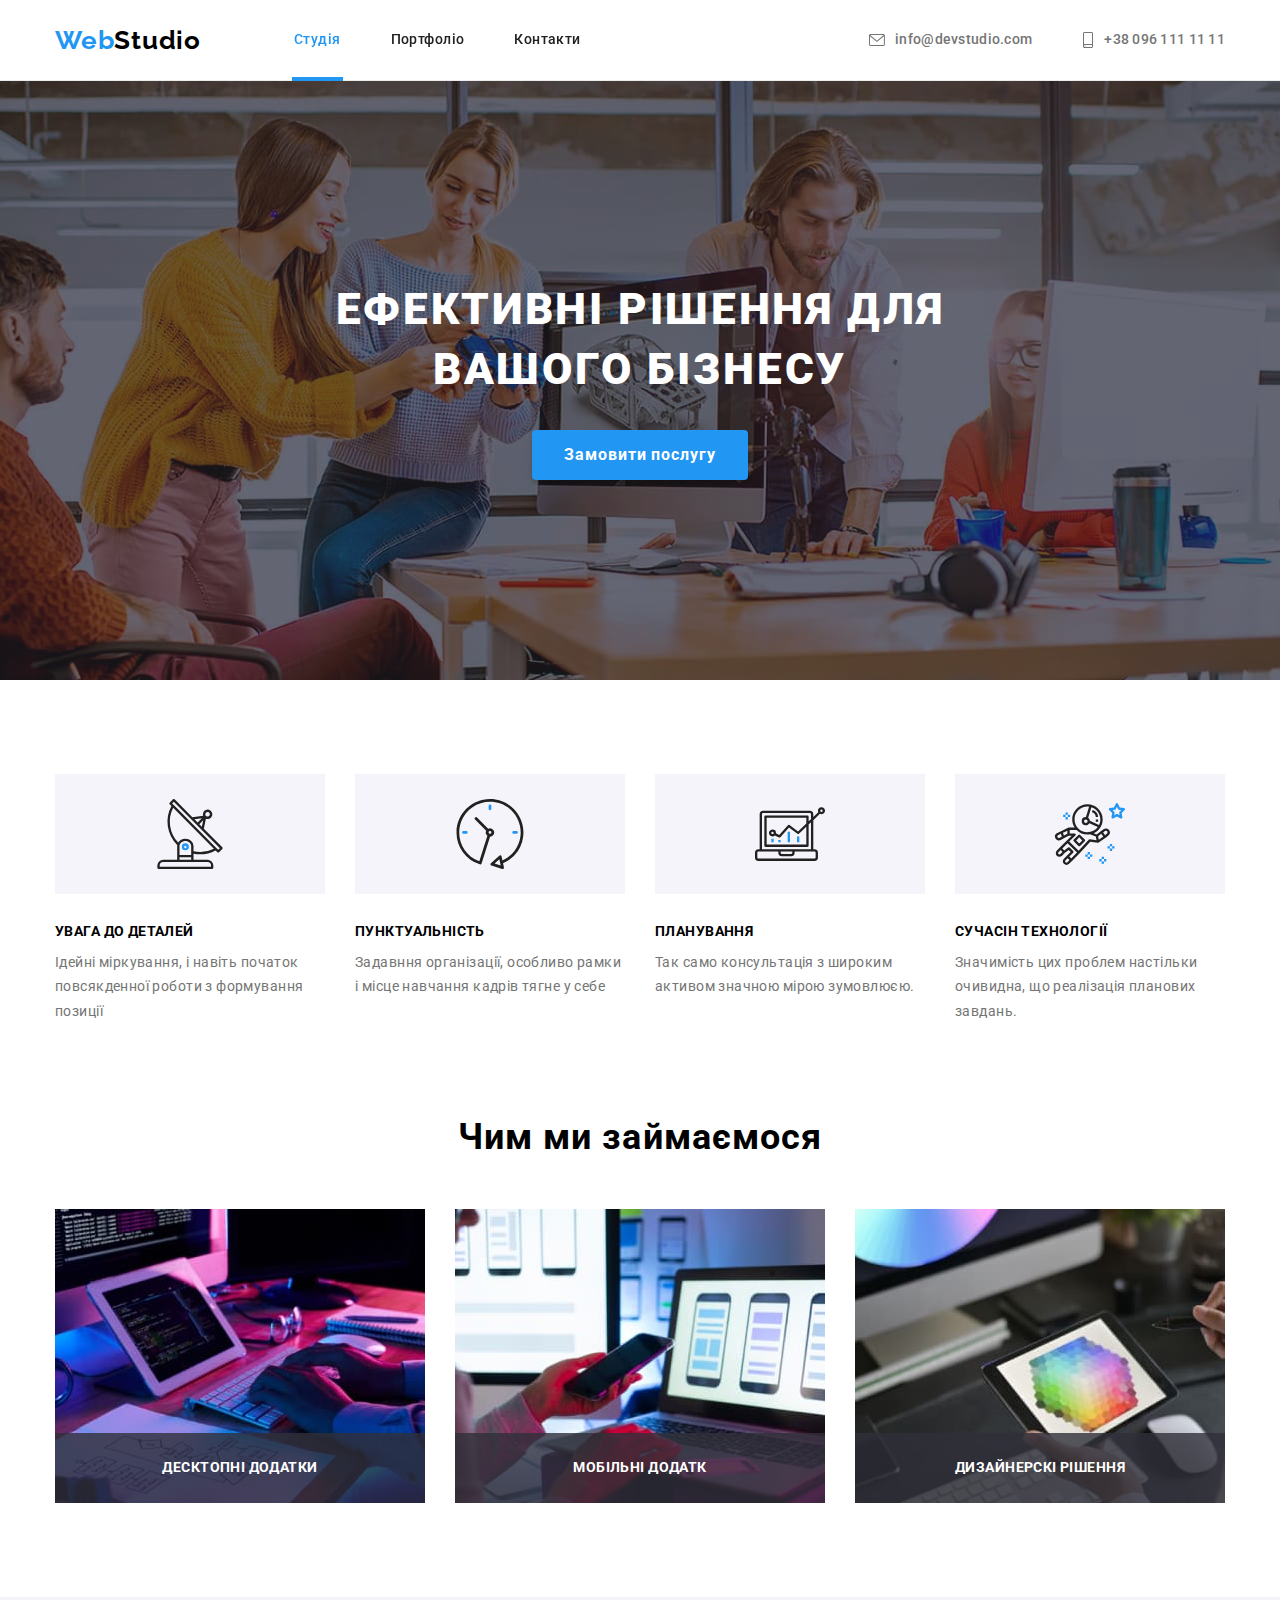
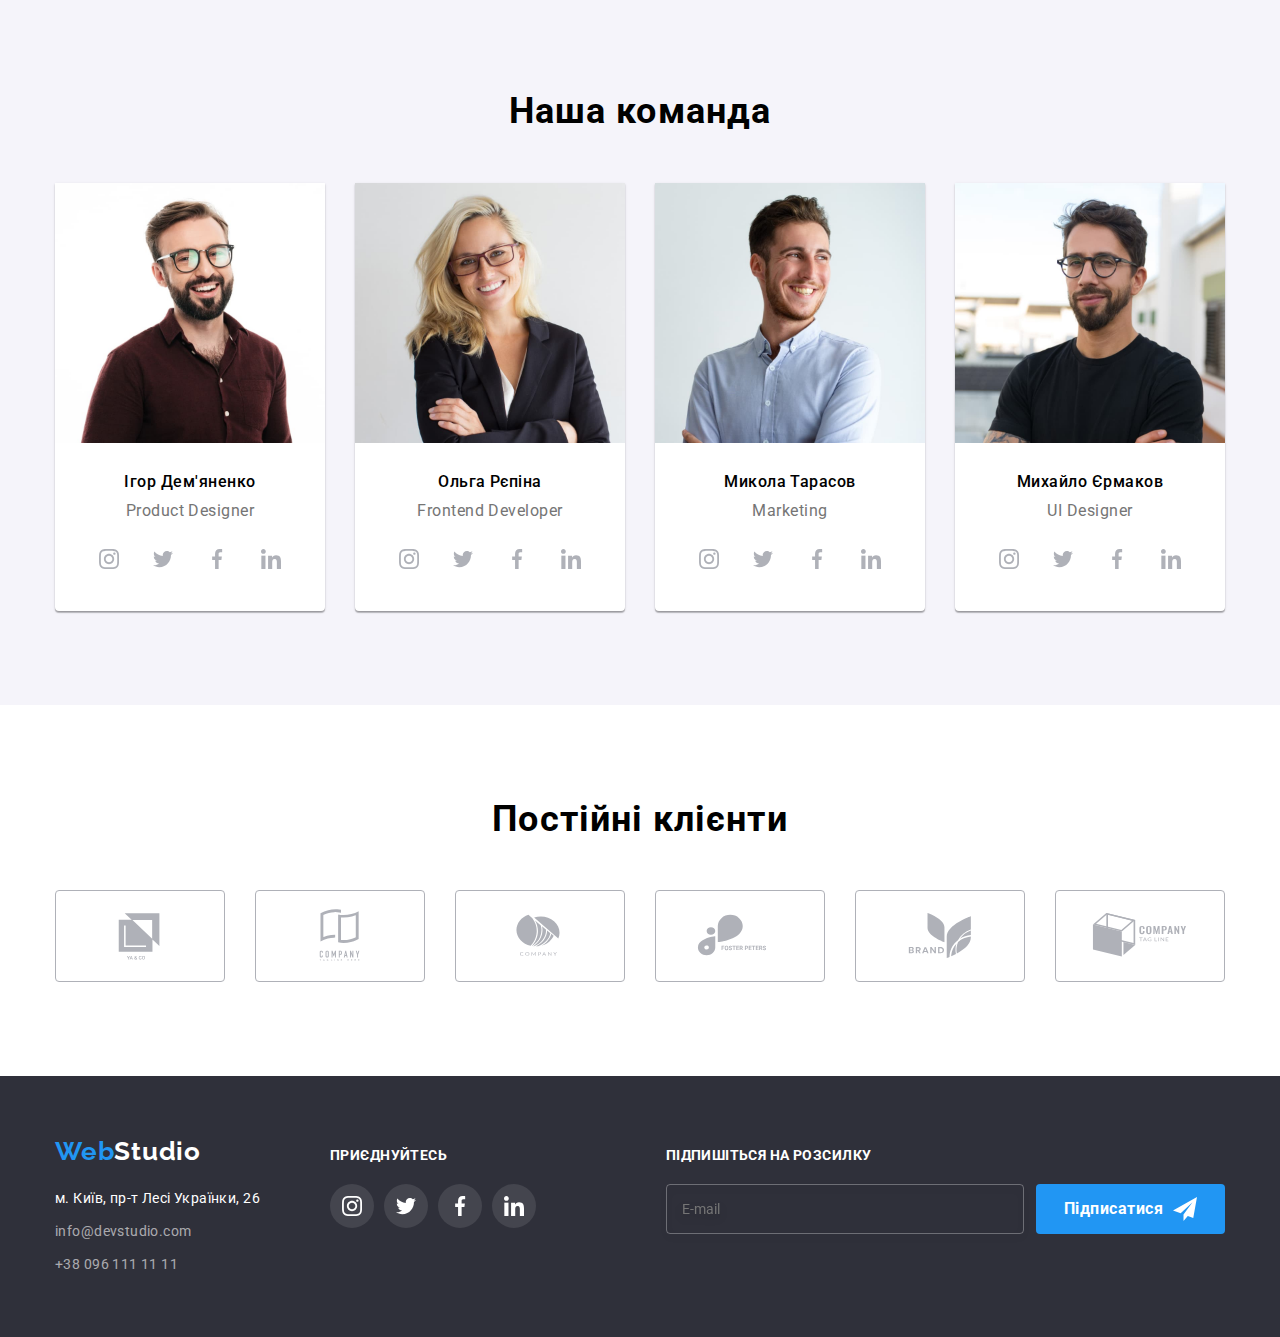
<file: index.html>
<!DOCTYPE html>
<html lang="uk">
  <head>
    <meta charset="UTF-8" />
    <meta http-equiv="X-UA-Compatible" content="IE=edge" />
    <meta name="viewport" content="width=device-width, initial-scale=1.0" />
    <link
      rel="stylesheet"
      href="https://cdnjs.cloudflare.com/ajax/libs/modern-normalize/0.6.0/modern-normalize.min.css
   "
    />
    <link rel="preconnect" href="https://fonts.googleapis.com" />
    <link rel="preconnect" href="https://fonts.gstatic.com" crossorigin />
    <link
      href="https://fonts.googleapis.com/css2?family=Raleway:wght@700&family=Roboto:wght@400;500;700;900&display=swap"
      rel="stylesheet"
    />
    <link rel="stylesheet" href="css/main.min.css" />
    <title>Studio</title>
  </head>
  <body>
    <!--header шапка-->
    <header class="page-header">
      <div class="container">
        <nav class="page-header__nav">
          <a href="./index.html" class="slogan"
            ><span class="logo">Web</span>Studio</a
          >
          <ul class="main-nav">
            <li class="main-nav__item">
              <a href="./index.html" class="main-nav__link current">Студія</a>
            </li>
            <li class="main-nav__item">
              <a href="./portfolio.html" class="main-nav__link">Портфоліо</a>
            </li>
            <li class="main-nav__item">
              <a href="" class="main-nav__link">Контакти</a>
            </li>
          </ul>
        </nav>
        <ul class="nav-contacts">
          <li>
            <a href="mailto:info@devstudio.com" class="nav-contacts__link">
              <svg class="nav-contacts__icon" width="16" height="12">
                <use href="./images/icon/sprite.svg#icon-envelope"></use>
              </svg>
              info@devstudio.com</a
            >
          </li>
          <li>
            <a href="tel:+380961111111" class="nav-contacts__link">
              <svg class="nav-contacts__icon" width="12" height="16">
                <use href="./images/icon/sprite.svg#icon-smartphone"></use>
              </svg>
              +38 096 111 11 11
            </a>
          </li>
        </ul>
      </div>
    </header>
    <main>
      <!--Блок герой основний слайд сайту-->
      <section class="hero">
        <div class="container">
          <h1 class="hero-title">Ефективні рішення для вашого бізнесу</h1>
          <button type="button" class="hero-button" data-modal-open>Замовити послугу</button>
        </div>
      </section>

      <!--Ключові можливості та стратегія фірми-->
      
      <section class="section">
        <div class="container">
          <h2 class="visually-hidden">Наші особливості</h2>
          <ul class="visually-hidden__list">
            <li class="visually-hidden__items  antenna">
              <h3 class="caption">Увага до деталей</h3>
              <p class="visually-hidden__text">
                Ідейні міркування, і навіть початок повсякденної роботи з
                формування позиції
              </p>
            </li>
            <li class="visually-hidden__items clock">
              <h3 class="caption">Пунктуальність</h3>
              <p class="visually-hidden__text">
                Задавння організації, особливо рамки і місце навчання кадрів
                тягне у себе
              </p>
            </li>
            <li class="visually-hidden__items diagrama">
              <h3 class="caption">Планування</h3>
              <p class="visually-hidden__text">
                Так само консультація з широким активом значною мірою зумовлюєю.
              </p>
            </li>
            <li class="visually-hidden__items astronaut">
              <h3 class="caption">Сучасін технології</h3>
              <p class="visually-hidden__text  ">
                Значимість цих проблем настільки очивидна, що реалізація
                планових завдань.
              </p>
            </li>
          </ul>
        </div>
      </section>

      <!--Чим ми займаємося та основні приклади робіт-->
      
      <section class="section work">
        <div class="container">
          <h2 class="heading-work">Чим ми займаємося</h2>
          <ul class="work-list">
            <li>
              <div class="product-work">
              <img
                src="./images/pic/img1.jpg"
                alt="людина-працює-програміст"
                width="370"/>
                 <p class="product-work__text">
                   десктопні додатки
                </p>
              
              </div>
            </li>
            <li>
              <div class="product-work">
              <img
                src="./images/pic/img2.jpg"
                alt="людина-з-телефоном"
                width="370"/>
                <p class="product-work__text">
                мобільні додатк
                </p>
              </div>
            </li>
            <li>
              <div class="product-work">
              <img
                src="./images/pic/img3.jpg"
                alt="людина-з-планшетом"
                width="370"/>
                <p class="product-work__text">
                дизайнерскі рішення
                </p>
              </div>
            </li>
          </ul>
        </div>
      </section>

      <!--Список спеціалітів фірми  наша команда -->

      <section class="section team">
        <div class="container">
          <h2 class="team__heading">Наша команда</h2>
          <ul class="team__list">
            <li class="items">
              <img
                src="./images/avatar/igor.jpg"
                alt="Ігор демяненко"
                width="270"
              />
              <div class="team-cards">
                <h3 class="names">Ігор Дем'яненко</h3>
                <p class="desc">Product Designer</p>
                <ul class="team-cards__nav">
                  <li>
                    <a class="team-cards__link" href="#">
                      <svg class="teame-social-icon" width="20" height="20">
                        <use
                          href="./images/icon/sprite.svg#icon-instagram-2"
                        ></use>
                      </svg>
                    </a>
                  </li>
                  <li>
                    <a class="team-cards__link" href="#">
                      <svg class="teame-social-icon" width="20" height="20">
                        <use
                          href="./images/icon/sprite.svg#icon-twitter-1"
                        ></use>
                      </svg>
                    </a>
                  </li>
                  <li>
                    <a class="team-cards__link" href="#">
                      <svg class="teame-social-icon" width="20" height="20">
                        <use
                          href="./images/icon/sprite.svg#icon-facebook-1"
                        ></use>
                      </svg>
                    </a>
                  </li>
                  <li>
                    <a class="team-cards__link" href="#">
                      <svg class="teame-social-icon" width="20" height="20">
                        <use
                          href="./images/icon/sprite.svg#icon-linkedin-1"
                        ></use>
                      </svg>
                    </a>
                  </li>
                </ul>
              </div>
            </li>
            <li class="items">
              <img
                src="./images/avatar/olga.jpg"
                alt="Ольга Репіна"
                width="270"
              />
              <div class="team-cards">
                <h3 class="names">Ольга Рєпіна</h3>
                <p class="desc">Frontend Developer</p>
                <ul class="team-cards__nav">
                  <li class="nav-media">
                    <a class="team-cards__link" href="#">
                      <svg class="teame-social-icon" width="20" height="20">
                        <use
                          href="./images/icon/sprite.svg#icon-instagram-2"
                        ></use>
                      </svg>
                    </a>
                  </li>
                  <li class="nav-media">
                    <a class="team-cards__link" href="#">
                      <svg class="teame-social-icon" width="20" height="20">
                        <use
                          href="./images/icon/sprite.svg#icon-twitter-1"
                        ></use>
                      </svg>
                    </a>
                  </li>
                  <li class="nav-media">
                    <a class="team-cards__link" href="#">
                      <svg class="teame-social-icon" width="20" height="20">
                        <use
                          href="./images/icon/sprite.svg#icon-facebook-1"
                        ></use>
                      </svg>
                    </a>
                  </li>
                  <li class="nav-media">
                    <a class="team-cards__link" href="#">
                      <svg class="teame-social-icon" width="20" height="20">
                        <use
                          href="./images/icon/sprite.svg#icon-linkedin-1"
                        ></use>
                      </svg>
                    </a>
                  </li>
                </ul>
              </div>
            </li>
            <li class="items">
              <img
                src="./images/avatar/nikol.jpg"
                alt="Микола Трарасов"
                width="270"
              />
              <div class="team-cards">
                <h3 class="names">Микола Тарасов</h3>
                <p class="desc">Marketing</p>
                <ul class="team-cards__nav">
                  <li class="nav-media">
                    <a class="team-cards__link" href="#">
                      <svg class="teame-social-icon" width="20" height="20">
                        <use
                          href="./images/icon/sprite.svg#icon-instagram-2"
                        ></use>
                      </svg>
                    </a>
                  </li>
                  <li class="nav-media">
                    <a class="team-cards__link" href="#">
                      <svg class="teame-social-icon" width="20" height="20">
                        <use
                          href="./images/icon/sprite.svg#icon-twitter-1"
                        ></use>
                      </svg>
                    </a>
                  </li>
                  <li class="nav-media">
                    <a class="team-cards__link" href="#">
                      <svg class="teame-social-icon" width="20" height="20">
                        <use
                          href="./images/icon/sprite.svg#icon-facebook-1"
                        ></use>
                      </svg>
                    </a>
                  </li>
                  <li class="nav-media">
                    <a class="team-cards__link" href="#">
                      <svg class="teame-social-icon" width="20" height="20">
                        <use
                          href="./images/icon/sprite.svg#icon-linkedin-1"
                        ></use>
                      </svg>
                    </a>
                  </li>
                </ul>
              </div>
            </li>
            <li class="items">
              <img
                src="./images/avatar/michael.jpg"
                alt="Михайло Єрмаков"
                width="270"
              />
              <div class="team-cards">
                <h3 class="names">Михайло Єрмаков</h3>
                <p class="desc">UI Designer</p>
                <ul class="team-cards__nav">
                  <li class="nav-media">
                    <a class="team-cards__link" href="#">
                      <svg class="teame-social-icon" width="20" height="20">
                        <use
                          href="./images/icon/sprite.svg#icon-instagram-2"
                        ></use>
                      </svg>
                    </a>
                  </li>
                  <li class="nav-media">
                    <a class="team-cards__link" href="#">
                      <svg class="teame-social-icon" width="20" height="20">
                        <use
                          href="./images/icon/sprite.svg#icon-twitter-1"
                        ></use>
                      </svg>
                    </a>
                  </li>
                  <li class="nav-media">
                    <a class="team-cards__link" href="#">
                      <svg class="teame-social-icon" width="20" height="20">
                        <use
                          href="./images/icon/sprite.svg#icon-facebook-1"
                        ></use>
                      </svg>
                    </a>
                  </li>
                  <li class="nav-media">
                    <a class="team-cards__link" href="#">
                      <svg class="teame-social-icon" width="20" height="20">
                        <use
                          href="./images/icon/sprite.svg#icon-linkedin-1"
                        ></use>
                      </svg>
                    </a>
                  </li>
                </ul>
              </div>
            </li>
          </ul>
        </div>
      </section>

      <!--Список партнерських фірм-->

      <section class="clients">
        <div class="container">
          <h2 class="clients__firm">Постійні клієнти</h2>
          <ul class="clients__list">
            <li class="clients__items">
                    <a class="clients__link" href="#">
                      <svg class="clients__icon" width="106" height="62">
                        <use
                          href="./images/icon/sprite.svg#icon-Logo"
                        ></use>
                      </svg>
                    </a>
                  </li>
          <li class="clients__items">
                    <a class="clients__link" href="#">
                      <svg class="clients__icon" width="106" height="62">
                        <use
                          href="./images/icon/sprite.svg#icon-Logo-1"
                        ></use>
                      </svg>
                    </a>
                  </li>
           <li class="clients__items">
                    <a class="clients__link" href="#">
                      <svg class="clients__icon" width="106" height="62">
                        <use
                          href="./images/icon/sprite.svg#icon-Logo-2"
                        ></use>
                      </svg>
                    </a>
                  </li>
           <li class="clients__items">
                    <a class="clients__link" href="#">
                      <svg class="clients__icon" width="106" height="62">
                        <use
                          href="./images/icon/sprite.svg#icon-Logo-3"
                        ></use>
                      </svg>
                    </a>
                  </li>
            <li class="clients__items">
                    <a class="clients__link" href="#">
                      <svg class="clients__icon" width="106" height="62">
                        <use
                          href="./images/icon/sprite.svg#icon-Logo-4"
                        ></use>
                      </svg>
                    </a>
                  </li>
                  <li class="clients__items">
                    <a class="clients__link" href="#">
                      <svg class="clients__icon" width="106" height="62">
                        <use
                          href="./images/icon/sprite.svg#icon-Logo-5"
                        ></use>
                      </svg>
                    </a>
                  </li>
          </ul>
        </div>
      </section>
    </main>

    <!--Footer підвал сайту контактна інформація фірми-->

    <footer class="footer">
      <div class="container">
         <div class="footer__logo">
         <address class="footer-bloc">
          <a href="./index.html" class="slogan logo-footer"
             ><span class="logo">Web</span>Studio</a
           >
            <ul class="nav-footer">
            <li class="items-footer">
              <a
                href="https://goo.gl/maps/CPtrU1FHBa2aNyZL9"
                target="_blank"
                rel="noopener noreferrer nofollow"
                class="footer-adres__link"
                >м. Київ, пр-т Лесі Українки, 26</a
               >
               </li>
               <li class="items-footer">
                <a href="milato:info@devstudio.com" class="footer-contact__link"
                >info@devstudio.com</a
              >
              </li>
              <li class="items-footer">
              <a href="tel:+380961111111" class="footer-contact__link">+38 096 111 11 11</a>
              </li>
            </ul>
          </address>
         </div>

         <!--Блок на медіа посилання у футорі media link-->

        <div class="icon-container">
        <p class="icon-container__title">приєднуйтесь</p>
          <ul class="icon-container__nav">
               <li>
                    <a class="icon-container__link" href="#">
                      <svg class="icon-container__svg" width="20" height="20">
                        <use
                          href="./images/icon/sprite.svg#icon-instagram-2"
                        ></use>
                      </svg>
                    </a>
                  </li>
                  <li>
                    <a class="icon-container__link" href="#">
                      <svg class="icon-container__svg" width="20" height="20">
                        <use
                          href="./images/icon/sprite.svg#icon-twitter-1"
                        ></use>
                      </svg>
                    </a>
                  </li>
                  <li class="nav-media">
                    <a class="icon-container__link" href="#">
                      <svg class="icon-container__svg" width="20" height="20">
                        <use
                          href="./images/icon/sprite.svg#icon-facebook-1"
                        ></use>
                      </svg>
                    </a>
                  </li>
                  <li class="nav-media">
                    <a class="icon-container__link" href="#">
                      <svg class="icon-container__svg" width="20" height="20">
                        <use
                          href="./images/icon/sprite.svg#icon-linkedin-1"
                        ></use>
                      </svg>
                    </a>
                  </li>
              </ul>
            </div>

            <!--Footer Form Форма у футері-->
            
          <div>
              <p class="icon-container__title">Підпишіться на розсилку</p>
              <form class="social__form">
                     <input class="social__email" type="email" name="email" placeholder="E-mail">
                          <button class="social__btn-telgram"         type="submit">Підписатися  
                             <svg class="social__icon-telegram" width="24" height="24">
                               <use
                               href="./images/icon/sprite.svg#icon-icon-telegram"
                             ></use>
                       </svg>
                </button>
              </form>   
            </div>
        </div>    
    </footer>

    <!-- Форма модельне вікно -->

     <div class="backdrop is-hidden" data-modal>
            <div class="modal">
              <p class="modal-paragraph"> Залиште свої дані, ми вам передзвонимо  </p>
              <form class="form" autocomplete="on">
                <div class="form-name">
                  <label for="name" class="form-label">Ім'я</label>
                  <div class="icon-input">
                      <input class="icon-input" type="text" name="user-name" id="name" placeholder="" autofocus>
                        <svg class="icon-form" width="12" height="12">
                          <use
                          href="./images/icon/sprite.svg#icon-name"
                          ></use>
                        </svg>
                   </div>
                </div>
                <div class="form-name">
                <label for="tel">Телефон</label>
                  <div class="icon-input">
                     <input class="icon-input" type="tel" name="tel" id="tel" placeholder="">
                      <svg class="icon-form" width="13" height="13">
                           <use
                          href="./images/icon/sprite.svg#icon-phone"
                           ></use>
                         </svg>
                     </div>
                </div>
                <div class="form-name">
                  <label for="mail">Пошта</label>
                    <div class="icon-input">
                     <input class="icon-input" type="email" name="mail" id="mail" placeholder="">
                          <svg class="icon-form" width="12" height="15">
                            <use
                          href="./images/icon/sprite.svg#icon-letter-form"
                            ></use>
                         </svg>
                    </div>
                </div>
                <div class="form-name">
                <label for="comment">Коментар</label>
                 <textarea class="comment" name="comment" id="comment" placeholder="Введіть текст" cols="1" rows="6"></textarea>
                 </div>

                <div class="checkbox">
                   <label class="label-checkbox" for="polici">
                    <input class="input-checkbox" type="checkbox" name="" value="" id="polici"/>
                    <span class="check-box"></span>
                    Погоджуюся з розсилкою та приймаю <a href="" class="contract">Умови договору</a>
                   </label>
               </div>
                
                <button type="submit" class="btn-form">Відправити</button>
              </form>
              
              <button class="close-modal" data-modal-close>
                <svg width="11" height="11" class="close-modal__svg">
                  <use href="./images/icon/sprite.svg#icon-vector-x">
                  </use>
                </svg>
              </button>  
            </div>
          </div>
    <script src="./js/modal.js">
      (() => {
  const refs = {
    openModalBtn: document.querySelector("[data-modal-open]"),
    closeModalBtn: document.querySelector("[data-modal-close]"),
    modal: document.querySelector("[data-modal]"),
  };

  refs.openModalBtn.addEventListener("click", toggleModal);
  refs.closeModalBtn.addEventListener("click", toggleModal);

  function toggleModal() {
    refs.modal.classList.toggle("is-hidden");
  }
})();
    </script>
  </body>
</html>
</file>
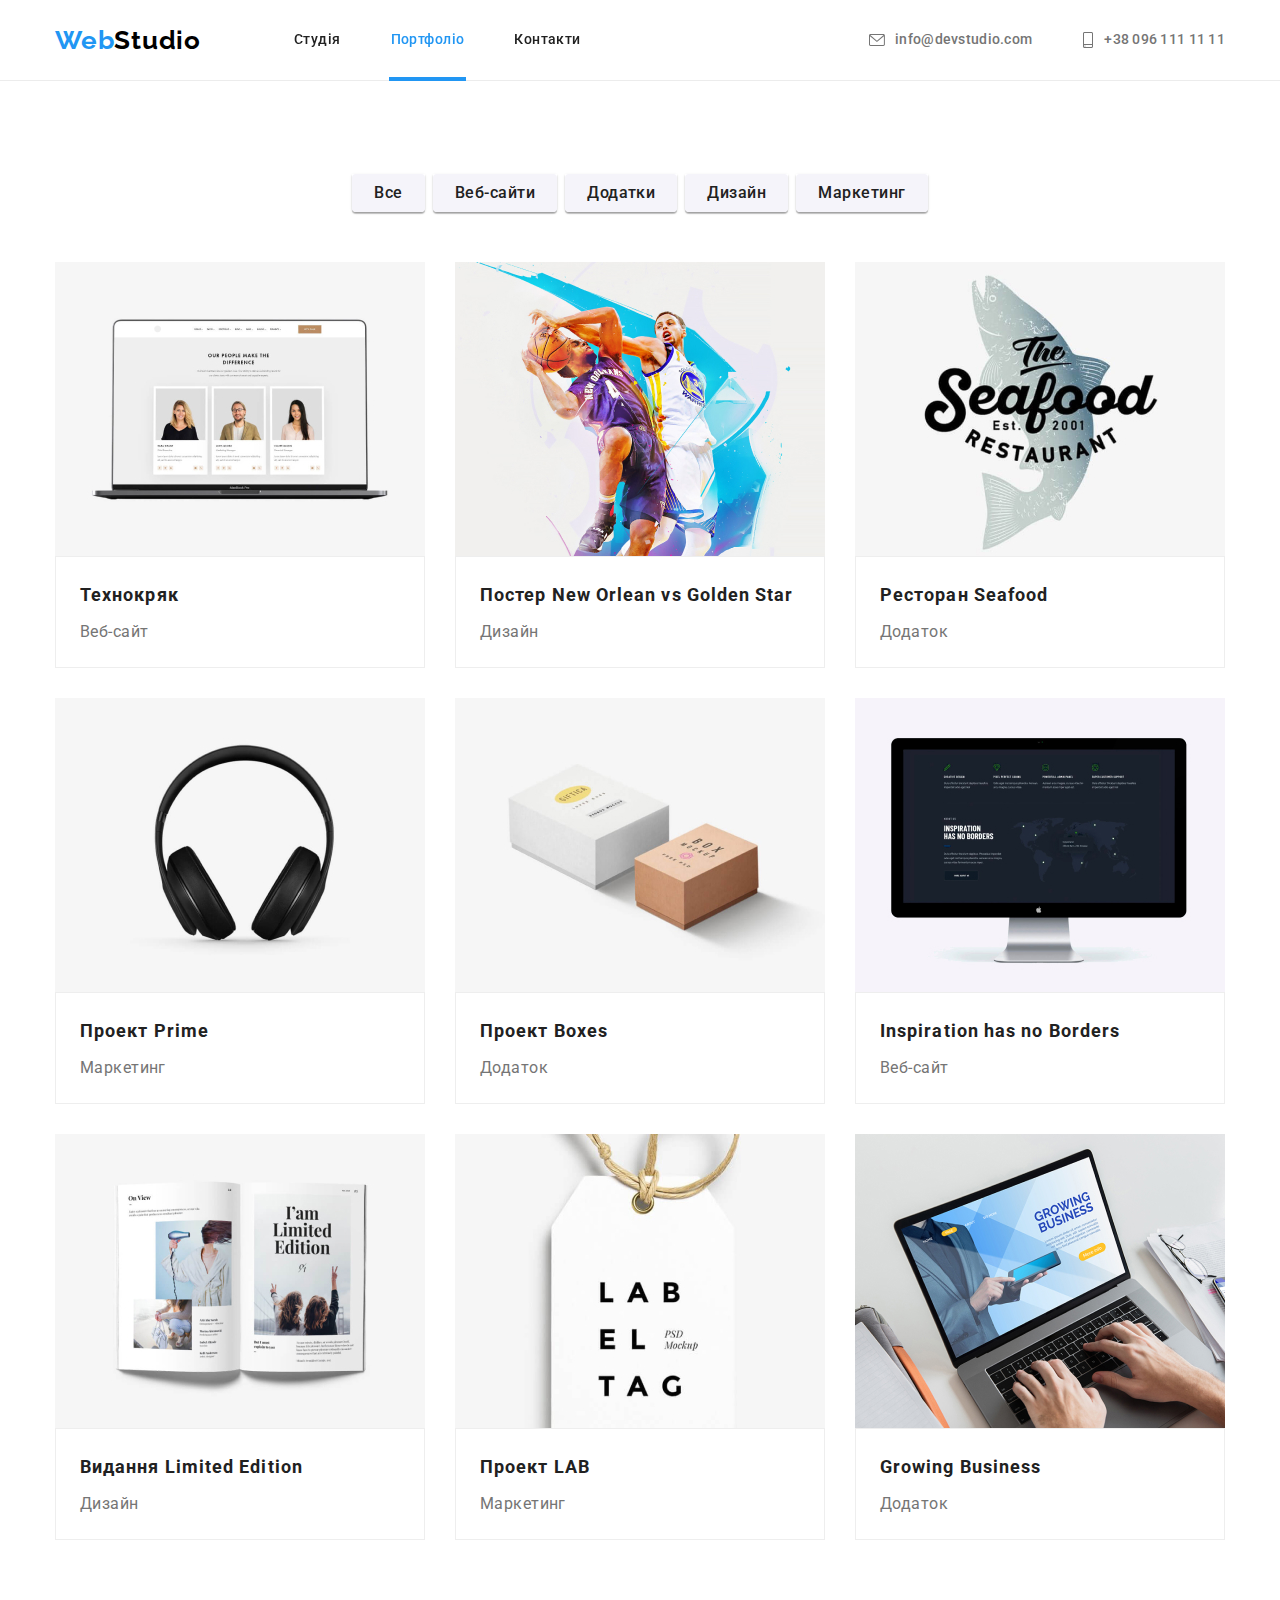
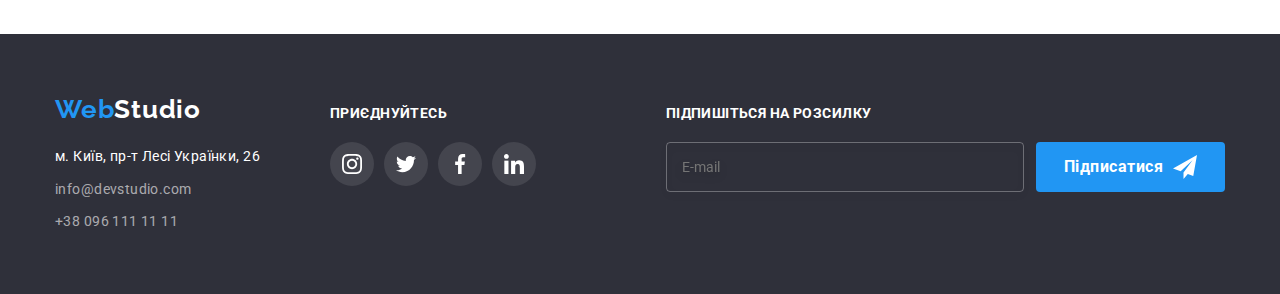
<file: portfolio.html>
<!DOCTYPE html>
<html lang="uk">
<head>
    <meta charset="UTF-8" />
    <meta http-equiv="X-UA-Compatible" content="IE=edge" />
    <meta name="viewport" content="width=device-width, initial-scale=1.0" />
    <link
      rel="stylesheet"
      href="https://cdnjs.cloudflare.com/ajax/libs/modern-normalize/0.6.0/modern-normalize.min.css
   "/>
    
    <link rel="preconnect" href="https://fonts.googleapis.com" />
    <link rel="preconnect" href="https://fonts.gstatic.com" crossorigin />
    <link
      href="https://fonts.googleapis.com/css2?family=Raleway:wght@700&family=Roboto:wght@400;500;700;900&display=swap"
      rel="stylesheet"
    />
    <link rel="stylesheet" href="css/main.min.css" />
    <title>Studio</title>
  </head>
<body>
     <!--header шапка-->
    <header class="page-header">
      <div class="container">
        <nav class="page-header__nav">
          <a href="./index.html" class="slogan"
            ><span class="logo">Web</span>Studio</a
          >
          <ul class="main-nav">
            <li class="main-nav__item">
              <a href="./index.html" class="main-nav__link">Студія</a>
            </li>
            <li class="main-nav__item">
              <a href="./portfolio.html" class="main-nav__link current">Портфоліо</a>
            </li>
            <li class="main-nav__item">
              <a href="" class="main-nav__link">Контакти</a>
            </li>
          </ul>
        </nav>
        <ul class="nav-contacts">
          <li>
            <a href="mailto:info@devstudio.com" class="nav-contacts__link">
              <svg class="nav-contacts__icon" width="16" height="12">
                <use href="./images/icon/sprite.svg#icon-envelope"></use>
              </svg>
              info@devstudio.com</a
            >
          </li>
          <li class="lis">
            <a href="tel:+380961111111" class="nav-contacts__link">
              <svg class="nav-contacts__icon" width="12" height="16">
                <use href="./images/icon/sprite.svg#icon-smartphone"></use>
              </svg>
              +38 096 111 11 11
            </a>
          </li>
        </ul>
      </div>
    </header>
    <main>
    <section class="section">

        <!--Список кнопок навігація по прикладам робіт-->

        <div class="container">
          <!--Прихований заголовок-->
        <h1 class="visually-hidden">Портфоліо</h1>

        <!--оформлення кнопок навігаціїк-->

        <ul class="nav-porfolio__list">
            <li class="nav-porfolio__items">
                <button type="button" name="Все" class="nav-porfolio__btn">Все</button>
            </li>
            <li class="nav-porfolio__items">
                <button type="button" name="Все" class="nav-porfolio__btn">Веб-сайти</button>
              </li>
            <li class="nav-porfolio__items">
                <button type="button" name="Все" class="nav-porfolio__btn">Додатки</button>
              </li>
            <li class="nav-porfolio__items">
                <button type="button" name="Все" class="nav-porfolio__btn">Дизайн</button>
              </li>
            <li class="nav-porfolio__items">
                <button type="button" name="Все" class="nav-porfolio__btn">Маркетинг</button>
              </li>
        </ul>
      
        <!--Фотокарточки !! Галерея прикладів робіт фірми-->
       
         <ul class="section-portfolio">
            <li class="section-portfolio__items">
              <a href="#" class="section-portfolio__shadow">
                <div class="product">
                   <img src="./images/pic/img_texnocriak.jpg" alt="аватар-ноутбук" width="370">
                   <div class="product-text-action">
                     <p class="description-text">
                       Ресурс пропонує комплескні пропозиції з різним рівнем функціоналу та сервісів.Все це дозволить відчувати отримати вичерпні відомості про компанію чи приватну особу.
                      </p>
                   </div>
                 </div>
                <div class="company">
                  <h2 class="company-name">Технокряк</h2>
                  <p class="company-name__title">Веб-сайт</p>
                </div>
              </a>
            </li>
            <li class="section-portfolio__items">
              <a href="#" class="section-portfolio__shadow">
                <div class="product">
                <img src="./images/pic/img_new_orlean_golden-star.jpg" alt="постер-новий-орлеан" width="370">
                 <div class="product-text-action">
                     <p class="description-text">
                       Ресурс пропонує комплескні пропозиції з різним рівнем функціоналу та сервісів.Все це дозволить відчувати отримати вичерпні відомості про компанію чи приватну особу.
                      </p>
                    </div>
                 </div>
                <div class="company">
                 <h2 class="company-name">Постер New Orlean vs Golden Star</h2>
                <p class="company-name__title">Дизайн</p>
                </div>
                </a>
            </li>
            <li class="section-portfolio__items">
              <a href="#" class="section-portfolio__shadow">
                <div class="product">
                <img src="./images/pic/img_seafood.jpg" alt="аватра-seafood" width="370">
                <div class="product-text-action">
                     <p class="description-text">
                       Ресурс пропонує комплескні пропозиції з різним рівнем функціоналу та сервісів.Все це дозволить відчувати отримати вичерпні відомості про компанію чи приватну особу.
                      </p>
                     </div>
                    </div>
                <div class="company">
                 <h2 class="company-name">Ресторан Seafood</h2>
                <p class="company-name__title">Додаток</p>
                </div>
                </a>
            </li>
            <li class="section-portfolio__items">
              <a href="#" class="section-portfolio__shadow">
                <div class="product">
                <img src="./images/pic/img_project_prime.jpg" alt="фото-навушники" width="370">
                <div class="product-text-action">
                     <p class="description-text">
                       Ресурс пропонує комплескні пропозиції з різним рівнем функціоналу та сервісів.Все це дозволить відчувати отримати вичерпні відомості про компанію чи приватну особу.
                      </p>
                     </div>
                   </div>
                <div class="company">
                 <h2 class="company-name">Проект Prime</h2>
                <p class="company-name__title">Маркетинг</p>
                </div>
                </a>
            </li>
            <li class="section-portfolio__items">
              <a href="#" class="section-portfolio__shadow">
                <div class="product">
                <img src="./images/pic/img_project_boxes.jpg" alt="фото коробки" width="370">
                   <div class="product-text-action">
                     <p class="description-text">
                       Ресурс пропонує комплескні пропозиції з різним рівнем функціоналу та сервісів.Все це дозволить відчувати отримати вичерпні відомості про компанію чи приватну особу.
                       </p>
                      </div>
                  </div>
                <div class="company">
                 <h2 class="company-name">Проект Boxes</h2>
                <p class="company-name__title">Додаток</p>
                </div>
                </a>
            </li>
            <li class="section-portfolio__items">
              <a href="#" class="section-portfolio__shadow">
                <div class="product">
                <img src="./images/pic/img_inspiration_has_no_borders.jpg" alt="монітор-яблуко" width="370">
                   <div class="product-text-action">
                     <p class="description-text">
                       Ресурс пропонує комплескні пропозиції з різним рівнем функціоналу та сервісів.Все це дозволить відчувати отримати вичерпні відомості про компанію чи приватну особу.
                       </p>
                     </div>
                  </div>
                <div class="company">
                 <h2 class="company-name">Inspiration has no Borders</h2>
                <p class="company-name__title">Веб-сайт</p>
                </div>
                </a>
            </li>
            <li class="section-portfolio__items">
              <a href="#" class="section-portfolio__shadow">
                <div class="product">
                <img src="./images/pic/img_limited_edition.jpg" alt="журнал" width="370">
                 <div class="product-text-action">
                     <p class="description-text">
                       Ресурс пропонує комплескні пропозиції з різним рівнем функціоналу та сервісів.Все це дозволить відчувати отримати вичерпні відомості про компанію чи приватну особу.
                       </p>
                     </div>
                  </div>
                <div class="company">
                 <h2 class="company-name ">Видання Limited Edition</h2>
                <p class="company-name__title">Дизайн</p>
                </div>
                </a>
            </li>
            <li class="section-portfolio__items">
              <a href="#" class="section-portfolio__shadow">
                <div class="product">
                <img src="./images/pic/img_project_lab.jpg" alt="бірка-логотип" width="370">
                <div class="product-text-action">
                     <p class="description-text">
                       Ресурс пропонує комплескні пропозиції з різним рівнем функціоналу та сервісів.Все це дозволить відчувати отримати вичерпні відомості про компанію чи приватну особу.
                       </p>
                     </div>
                  </div>
                <div class="company">
                 <h2 class="company-name">Проект LAB</h2>
                <p class="company-name__title">Маркетинг</p>
                </div>
                </a>
            </li>
            <li class="section-portfolio__items">
              <a href="#" class="section-portfolio__shadow">
                <div class="product">
                <img src="./images/pic/img_growing_business.jpg" alt="робота-на-ноутбуці" width="370">
                <div class="product-text-action">
                     <p class="description-text">
                       Ресурс пропонує комплескні пропозиції з різним рівнем функціоналу та сервісів.Все це дозволить відчувати отримати вичерпні відомості про компанію чи приватну особу.
                       </p>
                     </div>
                  </div>
                <div class="company">
                 <h2 class="company-name">Growing Business</h2>
                <p class="company-name__title">Додаток</p>
                </div>
                </a>
            </li>
        </ul>
        </div>
    </section>
    </main>


     <!--Footer підвал сайту контактна інформація фірми-->

  <footer class="footer">
      <div class="container">
         <div class="footer__logo">
         <address class="footer-bloc">
          <a href="./index.html" class="slogan logo-footer"
             ><span class="logo">Web</span>Studio</a
           >
            <ul class="nav-footer">
            <li class="items-footer">
              <a
                href="https://goo.gl/maps/CPtrU1FHBa2aNyZL9"
                target="_blank"
                rel="noopener noreferrer nofollow"
                class="footer-adres__link"
                >м. Київ, пр-т Лесі Українки, 26</a
               >
               </li>
               <li class="items-footer">
                <a href="milato:info@devstudio.com" class="footer-contact__link"
                >info@devstudio.com</a
              >
              </li>
              <li class="items-footer">
              <a href="tel:+380961111111" class="footer-contact__link">+38 096 111 11 11</a>
              </li>
            </ul>
          </address>
         </div>

         <!--Блок на медіа посилання у футорі media link-->

        <div class="icon-container">
        <p class="icon-container__title">приєднуйтесь</p>
          <ul class="icon-container__nav">
               <li>
                    <a class="icon-container__link" href="#">
                      <svg class="icon-container__svg" width="20" height="20">
                        <use
                          href="./images/icon/sprite.svg#icon-instagram-2"
                        ></use>
                      </svg>
                    </a>
                  </li>
                  <li>
                    <a class="icon-container__link" href="#">
                      <svg class="icon-container__svg" width="20" height="20">
                        <use
                          href="./images/icon/sprite.svg#icon-twitter-1"
                        ></use>
                      </svg>
                    </a>
                  </li>
                  <li class="nav-media">
                    <a class="icon-container__link" href="#">
                      <svg class="icon-container__svg" width="20" height="20">
                        <use
                          href="./images/icon/sprite.svg#icon-facebook-1"
                        ></use>
                      </svg>
                    </a>
                  </li>
                  <li class="nav-media">
                    <a class="icon-container__link" href="#">
                      <svg class="icon-container__svg" width="20" height="20">
                        <use
                          href="./images/icon/sprite.svg#icon-linkedin-1"
                        ></use>
                      </svg>
                    </a>
                  </li>
              </ul>
            </div>

            <!--Footer Form Форма у футері-->
            
          <div>
              <p class="icon-container__title">Підпишіться на розсилку</p>
              <form class="social__form">
                     <input class="social__email" type="email" name="email" placeholder="E-mail">
                          <button class="social__btn-telgram"         type="submit">Підписатися  
                             <svg class="social__icon-telegram" width="24" height="24">
                               <use
                               href="./images/icon/sprite.svg#icon-icon-telegram"
                             ></use>
                       </svg>
                </button>
              </form>   
            </div>
        </div>    
    </footer>
</body>
</html>
</file>
<file: css/main.min.css>
:root{--primart-text-color: #212121;--title-text-color: #757575;--accent-color: #2196f3;--futer-bg-color: #2f303a;--logo-color: #000000;--background-color: #fff;--background-color-team: #f5f4fa;--contener-color: #eeeee;--icon-color: #afb1b8;--items-shadow: #eeeeee}p,h1,h2,h3,h4,h5,h6,ul{margin:0;padding-left:0;padding-right:0;list-style:none}img{display:block;max-width:100%;height:auto}body{font-family:"Roboto",sans-serif;background-color:#fff;letter-spacing:.03em;font-style:normal;font-size:14px;padding-top:80px}.close-modal,.social__btn-telgram,.icon-container__link,.clients__link,.team-cards__link,.product-work__text{justify-content:center;align-items:center}.section-portfolio__shadow,.footer-contact__link,.footer-adres__link,.clients__link,.nav-contacts__link,.main-nav__link{transition:color 250ms cubic-bezier(0.4, 0, 0.2, 1)}.slogan{font-family:"Raleway";font-style:normal;font-weight:700;font-size:26px;line-height:1.19;letter-spacing:.03em;text-decoration:none;color:var(--logo-color);margin-right:0px}.logo{color:var(--accent-color)}.page-header{position:fixed;width:100%;z-index:2;top:0;left:0;min-width:80px;display:flex;align-items:center;border-bottom:1px solid #ececec;background-color:var(--background-color);transition:250ms cubic-bezier(0.4, 0, 0.2, 1)}.page-header__nav{font-weight:500;font-size:14px;line-height:1.14;margin-top:0%;margin-bottom:0%;align-items:center;display:flex;justify-content:center}.page-header>.container{display:flex}.main-nav{list-style:none;margin-top:0;margin-bottom:0;display:flex;margin-left:93px;gap:50px}.main-nav__item{gap:50px}.main-nav__link{text-decoration:none;font-weight:500;font-size:14px;line-height:1.14;color:var(--primart-text-color);padding-top:32px;padding-bottom:32px;position:relative}.main-nav__link.current::after{content:"";width:100%;left:0;bottom:0;border-radius:2px;outline:2px solid currentColor;position:absolute;transform:scaleX(1);transition:transform 250ms cubic-bezier(0.4, 0, 0.2, 1)}.main-nav__link:hover,.main-nav__link:focus{color:var(--accent-color)}.main-nav__link:hover::after{transform:scaleX(0)}.nav-contacts{display:flex;margin-top:0%;margin-left:auto;margin-bottom:0%;gap:50px}.nav-contacts__link{display:flex;align-items:center;font-weight:500;line-height:1.14;letter-spacing:.02em;color:var(--title-text-color);text-decoration:none;padding:32px 0}.nav-contacts__link:hover,.nav-contacts__link:focus{color:var(--accent-color)}.nav-contacts__icon{margin-right:10px;fill:currentColor}.nav-contacts__icon:hover,.nav-contacts__icon:focus{color:var(--accent-color)}.current{color:var(--accent-color)}.container{padding-right:15px;padding-left:15px;margin-left:auto;margin-right:auto;width:1200px}.section{padding-top:94px;padding-bottom:94px}.header-kontact{display:flex;margin-top:0%;margin-bottom:0%}.hero{background-color:var(--futer-bg-color);text-align:center;margin-left:auto;margin-right:auto;padding:200px 0;background-image:linear-gradient(to right, rgba(47, 48, 58, 0.4), rgba(47, 48, 58, 0.4)),url(../images/pic/hero.jpg);max-width:1600px;height:600px;background-repeat:no-repeat;background-position:center;background-size:cover}.hero-title{font-weight:900;font-size:44px;line-height:1.36;text-align:center;letter-spacing:.06em;text-transform:uppercase;color:var(--background-color);margin-left:auto;margin-right:auto;width:696px}.hero-button{font-weight:700;font-size:16px;line-height:1.87;letter-spacing:.06em;color:var(--background-color);background-color:var(--accent-color);box-shadow:0px 4px 4px rgba(0,0,0,.15);border-radius:4px;margin-top:30px;padding:10px 32px;border:none;cursor:pointer}.visually-hidden{position:absolute;width:1px;height:1px;margin:-1px;border:0;padding:0;white-space:nowrap;-webkit-clip-path:inset(100%);clip-path:inset(100%);clip:rect(0 0 0 0);overflow:hidden}.visually-hidden__list{display:flex;margin-top:0;margin-bottom:0px;gap:30px}.visually-hidden__items{list-style:none;box-sizing:border-box;max-width:270px;margin-top:0px;gap:30px}.visually-hidden__items.antenna::before{display:block;content:"";height:120px;margin-bottom:30px;background-color:var(--background-color-team);background-image:url(../images/icon/antenna.svg);background-repeat:no-repeat;background-position:center}.visually-hidden__items.clock::before{display:block;content:"";height:120px;margin-bottom:30px;background-color:var(--background-color-team);background-image:url(../images/icon/clock.svg);background-repeat:no-repeat;background-position:center}.visually-hidden__items.diagrama::before{display:block;content:"";height:120px;margin-bottom:30px;background-color:var(--background-color-team);background-image:url(../images/icon/diagram.svg);background-repeat:no-repeat;background-position:center}.visually-hidden__items.astronaut::before{display:block;content:"";height:120px;margin-bottom:30px;background-color:var(--background-color-team);background-image:url(../images/icon/astronaut.svg);background-repeat:no-repeat;background-position:center}.caption{font-weight:700;font-size:14px;line-height:1.14;letter-spacing:.03em;margin-bottom:10px;box-sizing:border-box;text-transform:uppercase}.visually-hidden__text{font-weight:400;font-size:14px;line-height:1.75;letter-spacing:.03em;color:var(--title-text-color);margin-top:0;box-sizing:border-box}.work{padding-top:0}.heading-work{font-weight:700;font-size:36px;line-height:1.16;letter-spacing:.03em;text-align:center;margin-bottom:50px}.work-list{display:flex;gap:30px;padding:0px;margin:0px;list-style:none}.product-work{position:relative}.product-work__text{font-weight:700;line-height:1.14;text-transform:uppercase;color:var(--background-color);position:absolute;bottom:0;width:100%;height:70px;display:flex;background-color:rgba(47,48,58,.8)}.team{background-color:var(--background-color-team)}.team__heading{font-weight:700;font-size:36px;line-height:1.16;letter-spacing:.03em;text-align:center;margin-bottom:50px}.team__list{display:flex;gap:30px;padding:0px;margin:0px;list-style:none}.items{list-style:none;box-sizing:border-box;max-width:270px;margin-top:0px;gap:30px;background:#fff;box-shadow:0px 1px 3px rgba(0,0,0,.12),0px 1px 1px rgba(0,0,0,.14),0px 2px 1px rgba(0,0,0,.2);border-radius:0px 0px 4px 4px}.team-cards{padding:30px 0}.names{font-weight:500;font-size:16px;line-height:1.18;letter-spacing:.03em;text-align:center;margin-bottom:10px}.desc{font-weight:400;font-size:16px;line-height:1.18;letter-spacing:.03em;color:var(--title-text-color);text-align:center}.team-cards__nav{display:flex;gap:10px;justify-content:center;margin-top:16px}.team-cards__link{width:44px;height:44px;display:flex;color:var(--icon-color);border-radius:50%;background-color:rgba(255,255,255,.1);transition:color 250ms cubic-bezier(0.4, 0, 0.2, 1);background-color:250ms cubic-bezier(0.4, 0, 0.2, 1)}.team-cards__link:hover,.team-cards__link:focus{color:var(--background-color);background-color:var(--accent-color)}.teame-social-icon{fill:currentColor}.clients{padding:94px 0}.clients__firm{font-weight:700;font-size:36px;line-height:1.16;letter-spacing:.03em;text-align:center;margin-bottom:50px}.clients__list{display:flex;gap:30px}.clients__items{width:170px;height:92px}.clients__link{width:100%;height:100%;display:flex;color:var(--icon-color);border:1px solid var(--icon-color);border-radius:4px;border-color:250ms cubic-bezier(0.4, 0, 0.2, 1)}.clients__link:hover,.clients__link:focus{color:var(--accent-color);border-color:var(--accent-color)}.clients__icon{fill:currentColor}.footer{background-color:var(--futer-bg-color);padding:60px 0;display:flex}.footer>.container{display:flex;align-items:baseline}.footer__logo{margin-right:70px}.logo-footer{color:var(--background-color);margin-bottom:20px;display:block}.footer-adres__link{font-weight:400;font-size:14px;line-height:1.71;letter-spacing:.03em;text-decoration:none;font-style:normal;color:var(--background-color);display:inline block;padding-left:0px}.footer-adres__link:hover,.footer-adres__link:focus{color:var(--accent-color)}.footer-contact__link{font-weight:400;font-size:14px;line-height:1.71;letter-spacing:.03em;text-decoration:none;font-style:normal;color:rgba(255,255,255,.6)}.footer-contact__link:hover,.footer-contact__link:focus{color:var(--accent-color)}.items-footer{margin-bottom:0px;padding-top:0px}.items-footer:not(:last-child){margin-bottom:9px}.icon-container{margin-top:12px;margin-right:auto}.icon-container__title{color:var(--background-color);font-family:"Roboto";font-style:normal;font-weight:700;line-height:1.14;letter-spacing:.03em;text-transform:uppercase;margin-bottom:20px}.icon-container__nav{display:flex;gap:10px;justify-content:center;margin-top:16px}.icon-container__link{width:44px;height:44px;display:flex;color:var(--background-color);border-radius:50%;background-color:rgba(255,255,255,.1);transition:background-color 250ms cubic-bezier(0.4, 0, 0.2, 1)}.icon-container__link:hover,.icon-container__link:focus{color:var(--background-color);background-color:var(--accent-color)}.icon-container__svg{fill:currentColor}.social__form{display:flex}.social__email{width:358px;height:50px;margin-right:12px;border:1px solid rgba(255,255,255,.3);filter:drop-shadow(0px 4px 4px rgba(0, 0, 0, 0.15));border-radius:4px;outline:none;padding-left:15px;background-color:rgba(0,0,0,0);color:var(--background-color)}.social__btn-telgram{font-weight:700;font-size:16px;line-height:1.87;letter-spacing:.03em;background-color:var(--accent-color);color:var(--background-color);border-radius:4px;padding:10px 28px 10px 28px;border:none;cursor:pointer;margin:0;display:flex}.social__icon-telegram{margin-left:10px}.nav-porfolio__list{display:flex;gap:8px;justify-content:center;margin-bottom:50px}.nav-porfolio__items{list-style:none;box-sizing:border-box;max-width:270px;margin-top:0px;gap:30px;background:#fff;box-shadow:0px 1px 3px rgba(0,0,0,.12),0px 1px 1px rgba(0,0,0,.14),0px 2px 1px rgba(0,0,0,.2);border-radius:0px 0px 4px 4px}.nav-porfolio__btn{font-family:"Roboto";font-weight:500;font-size:16px;line-height:1.62;letter-spacing:.03em;background-color:var(--background-color-team);color:var(--primart-text-color);border-radius:4px;border:none;cursor:pointer;padding:6px 22px;transition:color 250ms cubic-bezier(0.4, 0, 0.2, 1),background-color 250ms cubic-bezier(0.4, 0, 0.2, 1),box-shadow 250ms cubic-bezier(0.4, 0, 0.2, 1)}.nav-porfolio__btn:hover,.nav-porfolio__btn:focus{background-color:var(--accent-color);color:var(--background-color);box-shadow:0px 3px 1px rgba(0,0,0,.1),0px 1px 2px rgba(0,0,0,.08),0px 2px 2px rgba(0,0,0,.12)}.section-portfolio{display:flex;flex-wrap:wrap;margin-right:-30px;margin-bottom:-30px}.section-portfolio__items{width:370px;margin-right:30px;margin-bottom:30px}.section-portfolio__shadow{display:block;text-decoration:none;color:var(--primart-text-color)}.section-portfolio__shadow:hover,.section-portfolio__shadow:focus{box-shadow:0px 1px 1px rgba(0,0,0,.12),0px 4px 4px rgba(0,0,0,.06),1px 4px 6px rgba(0,0,0,.16)}.section-portfolio__shadow:hover .product-text-action,.section-portfolio__shadow:focus .product-text-action{transform:translate(0);opacity:1}.product{position:relative;overflow:hidden}.product-text-action{position:absolute;bottom:0;right:0;padding:61px 24px;height:100%;width:100%;transition:250ms cubic-bezier(0.1, 0, 0.2, 1);opacity:250ms cubic-bezier(0.1, 0, 0.2, 1);background:rgba(33,150,243,.9);opacity:0;transform:translateY(100%)}.section-portfolio__shadow:hover .product-text-action .section-portfolio__shadow:focus .product-text-action{transform:translate(0);opacity:1}.items-porfolio:hover .product-text-action{opacity:1}.ptoduct:hover .product-text-action{transform:translateY(0)}.description-text{display:block;font-weight:400;font-size:18px;line-height:28px;color:var(--background-color)}.company{padding:20px 24px;border:1px solid #eee}.company-name{font-weight:700;font-size:18px;line-height:2;letter-spacing:.06em;margin-bottom:0px}.company-name__title{font-weight:400;font-size:16px;line-height:1.87;color:var(--title-text-color);margin-top:4px}.backdrop{position:fixed;top:0;left:0;width:100%;height:100%;background-color:rgba(0,0,0,.2);z-index:2;opacity:1;transition:opacity 250ms cubic-bezier(0.4, 0, 0.2, 1)}.backdrop.is-hidden{opacity:0;pointer-events:none}.modal{height:581px;width:528px;background-color:var(--background-color);position:absolute;top:50%;left:50%;transform:translate(-50%, -50%);padding:40px}.close-modal{position:absolute;cursor:pointer;top:8px;right:8px;width:30px;height:30px;border-radius:50%;border:1px solid rgba(0,0,0,.1);color:var(--primart-text-color);display:flex;background-color:rgba(0,0,0,0);transition:border-color 250ms cubic-bezier(0.4, 0, 0.2, 1),color 250ms cubic-bezier(0.4, 0, 0.2, 1)}.close-modal:focus,.close-modal:hover{border-color:var(--accent-color);color:var(--accent-color)}.close-modal__svg{fill:currentColor;transition:250ms cubic-bezier(0.4, 0, 0.2, 1)}.modal-paragraph{font-weight:700;font-size:20px;line-height:1.15;text-align:center;letter-spacing:.03em;color:var(--primart-text-color);margin-bottom:12px}textarea{resize:none}.form-name{display:flex;flex-direction:column}.form-name label{font-style:normal;font-weight:400;font-size:12px;line-height:1.16;letter-spacing:.01em;color:var(--title-text-color);margin-bottom:4px}.form-name input{width:100%;height:40px;margin:0;border:1px solid rgba(33,33,33,.2);border-radius:4px;outline:none;position:relative;padding-left:42px}.icon-input{position:relative;margin-bottom:10px;transition:250ms cubic-bezier(0.4, 0, 0.2, 1)}.icon-input:focus,.icon-input:hover{border-color:var(--accent-color);transition:250ms cubic-bezier(0.4, 0, 0.2, 1)}.icon-input:focus+svg,.icon-input:hover+svg{fill:var(--accent-color);transition:250ms cubic-bezier(0.4, 0, 0.2, 1)}.btn-form{font-weight:700;font-size:16px;line-height:1.87;letter-spacing:.03em;background-color:var(--accent-color);color:var(--background-color);border-radius:4px;margin-top:30px;border:none;cursor:pointer;padding:10px 52px;margin:0 auto;display:block;margin-top:30px}.icon-form{position:absolute;left:15px;top:50%;transform:translateY(-50%);fill:currentColor}.comment{width:100%;height:120px;border:1px solid rgba(33,33,33,.2);border-radius:4px;outline:none;transition:250ms cubic-bezier(0.4, 0, 0.2, 1);padding-left:16px;padding-top:12px}.comment:focus,.comment:hover{border-color:var(--accent-color);transition:250ms cubic-bezier(0.4, 0, 0.2, 1)}.checkbox{font-weight:400;font-size:1.71;letter-spacing:.03em;color:var(--title-text-color);display:flex;transition:250ms cubic-bezier(0.4, 0, 0.2, 1)}.contract{color:#2196f3;text-underline-offset:3px}.checkbox{display:flex;justify-content:center;transition:250ms cubic-bezier(0.4, 0, 0.2, 1)}.label-checkbox{padding-left:35px;padding-top:20px}.check-box{position:absolute;width:16px;height:15px;margin-left:-30px;background-image:url(../images/icon/checkbox-frame.svg);transition:250ms cubic-bezier(0.4, 0, 0.2, 1)}.input-checkbox:checked+.check-box{background-image:url(../images/icon/checkbox-ok.svg);background-color:var(--accent-color);border-radius:2px;background-position:center;background-repeat:no-repeat;transition:250ms cubic-bezier(0.4, 0, 0.2, 1)}.input-checkbox{position:absolute;-webkit-appearance:none;-moz-appearance:none;appearance:none}/*# sourceMappingURL=main.min.css.map */
</file>
